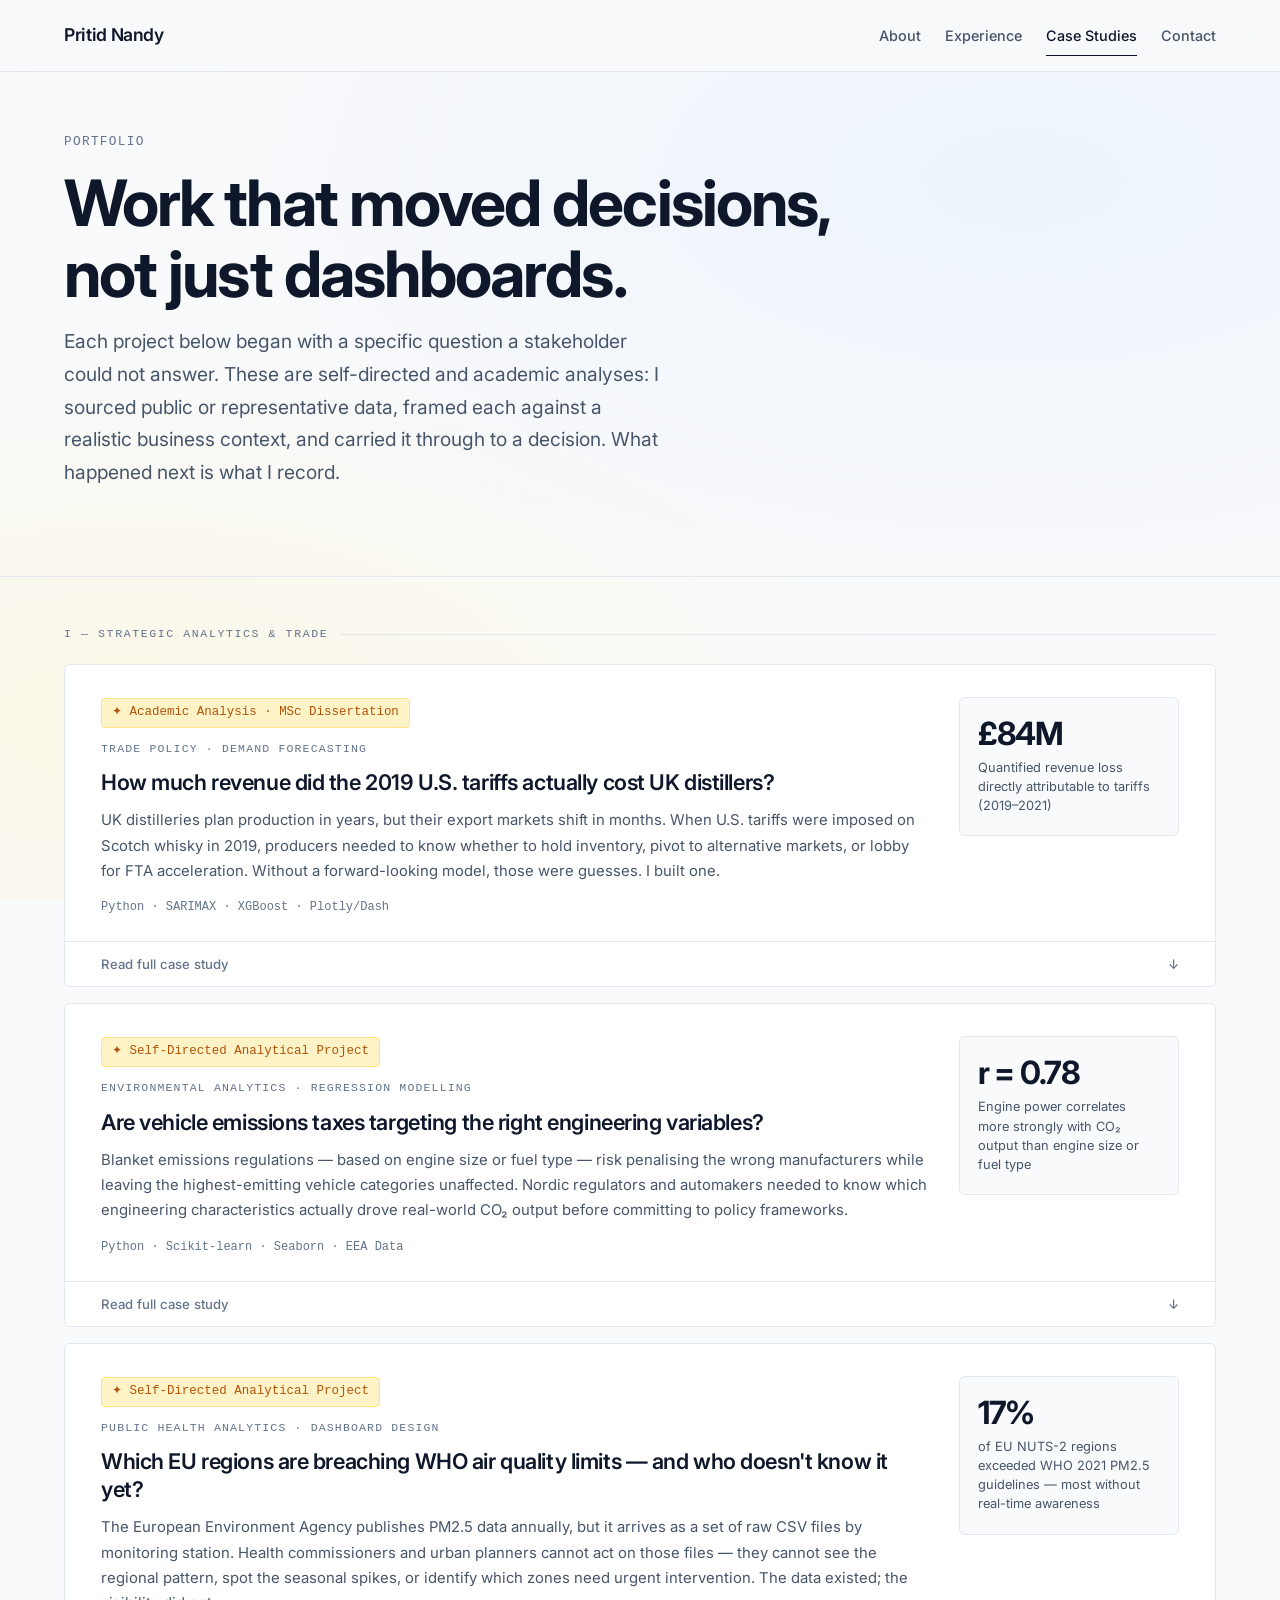
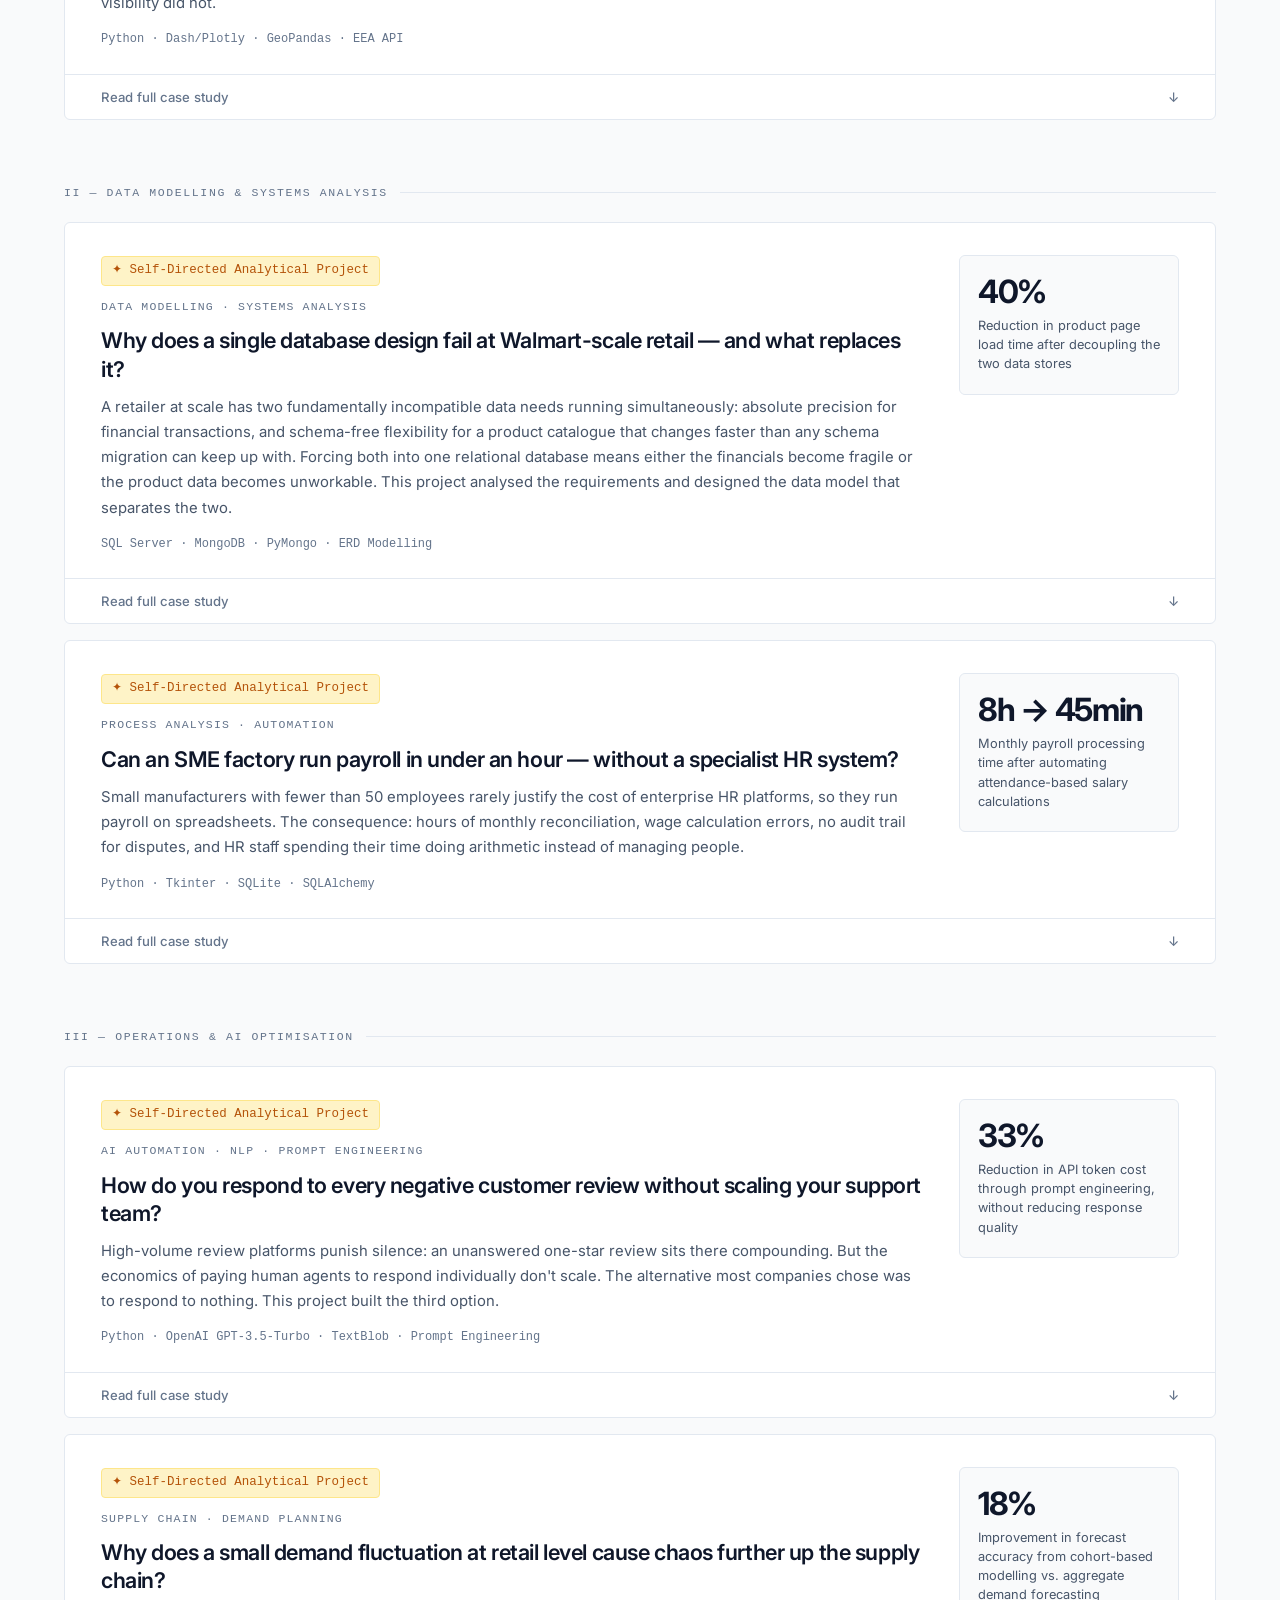
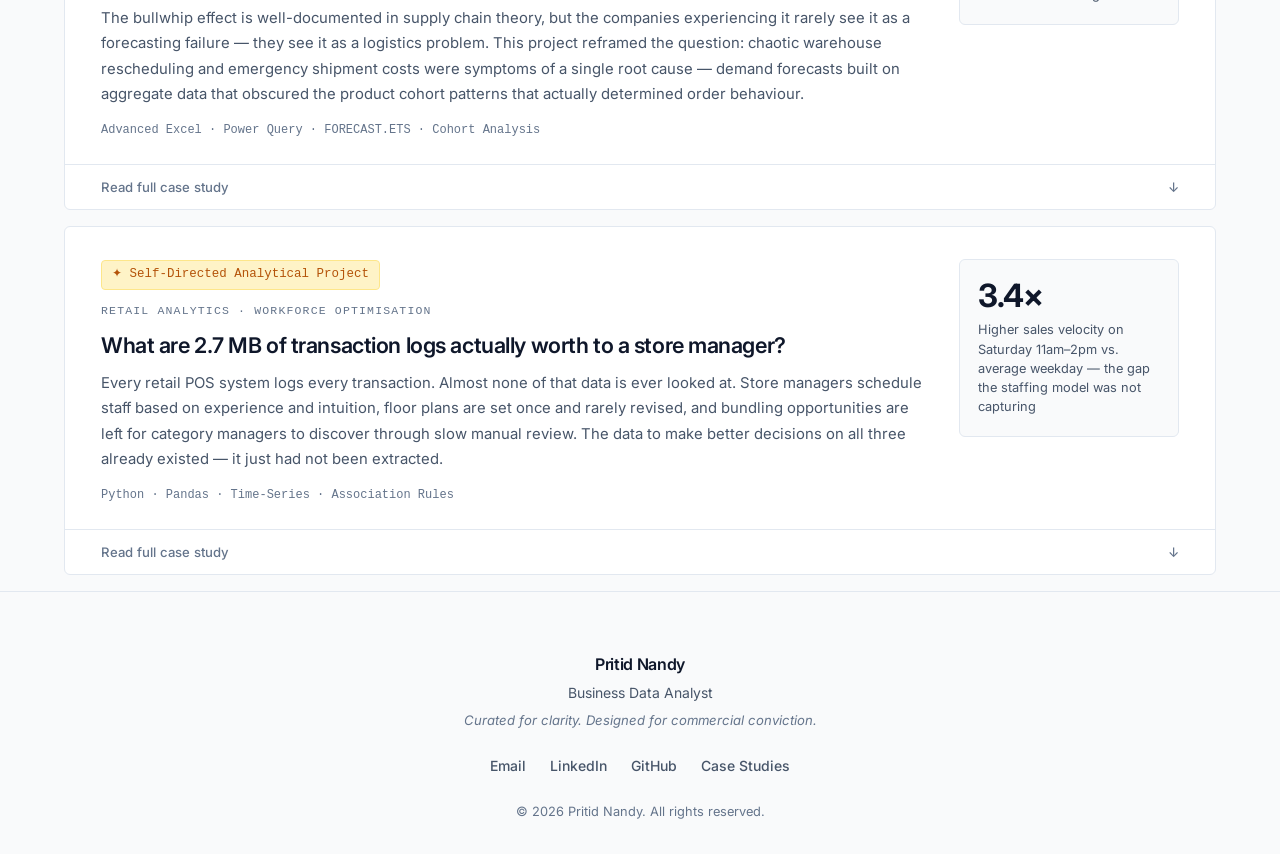
<file: case-studies.html>
<!DOCTYPE html>
<html lang="en">
<head>
  <meta charset="UTF-8">
  <meta name="viewport" content="width=device-width, initial-scale=1.0">
  <title>Case Studies — Pritid Nandy</title>
  <meta name="description" content="Analytical case studies by Pritid Nandy — quantified business outcomes across trade policy, environmental analytics, systems analysis, and AI automation.">
  <link rel="preconnect" href="https://fonts.googleapis.com">
  <link href="https://fonts.googleapis.com/css2?family=Inter:wght@300;400;500;600;700&display=swap" rel="stylesheet">
  <link rel="stylesheet" href="css/style.css">
    <!-- Google tag (gtag.js) -->
  <script async src="https://www.googletagmanager.com/gtag/js?id=G-142JQXT3DC"></script>
  <script>
    window.dataLayer = window.dataLayer || [];
    function gtag(){dataLayer.push(arguments);}
    gtag('js', new Date());
  
    gtag('config', 'G-142JQXT3DC');
  </script>
  <!-- Clarity tag -->
  <script type="text/javascript">
    (function(c,l,a,r,i,t,y){
        c[a]=c[a]||function(){(c[a].q=c[a].q||[]).push(arguments)};
        t=l.createElement(r);t.async=1;t.src="https://www.clarity.ms/tag/"+i;
        y=l.getElementsByTagName(r)[0];y.parentNode.insertBefore(t,y);
    })(window, document, "clarity", "script", "wmh1lsr7t4");
  </script>
</head>
<body>

  <!-- ── NAVIGATION ── -->
  <nav class="nav">
    <div class="container nav-inner">
      <a href="index.html" class="nav-logo">Pritid Nandy</a>
      <ul class="nav-links">
        <li><a href="index.html#about"       class="nav-link">About</a></li>
        <li><a href="index.html#experience"  class="nav-link">Experience</a></li>
        <li><a href="case-studies.html"      class="nav-link active">Case Studies</a></li>
        <li><a href="index.html#contact"     class="nav-link">Contact</a></li>
      </ul>
    </div>
  </nav>

  <!-- ── PAGE HEADER ── -->
  <div class="page-header-section">
    <div class="container">
      <p class="hero-eyebrow">Portfolio</p>
      <h1 class="hero-title">Work that moved decisions,<br>not just dashboards.</h1>
      <p class="hero-subtitle">Each project below began with a specific question a stakeholder could not answer. These are self-directed and academic analyses: I sourced public or representative data, framed each against a realistic business context, and carried it through to a decision. What happened next is what I record.</p>
    </div>
  </div>

  <main>
    <div class="container">


      <!-- ══════════════════════════════════════════════ -->
      <!--  I. STRATEGIC ANALYTICS & TRADE               -->
      <!-- ══════════════════════════════════════════════ -->

      <div class="case-section-label">
        <span>I — Strategic Analytics &amp; Trade</span>
        <div class="rule"></div>
      </div>


      <!-- CASE: WHISKY -->
      <article class="case-card" id="card-whisky">
        <div class="case-card-summary" onclick="toggleCard('card-whisky')">
          <div>
            <span class="tag tag-scope" style="display:inline-block; margin-bottom:12px;">✦ Academic Analysis · MSc Dissertation</span>
            <p class="card-domain">Trade Policy · Demand Forecasting</p>
            <h2 class="case-card-title">How much revenue did the 2019 U.S. tariffs actually cost UK distillers?</h2>
            <p class="case-card-sit">UK distilleries plan production in years, but their export markets shift in months. When U.S. tariffs were imposed on Scotch whisky in 2019, producers needed to know whether to hold inventory, pivot to alternative markets, or lobby for FTA acceleration. Without a forward-looking model, those were guesses. I built one.</p>
            <span class="tech-pill">Python · SARIMAX · XGBoost · Plotly/Dash</span>
          </div>
          <div class="signal-stat">
            <span class="stat-num">£84M</span>
            <span class="stat-lbl">Quantified revenue loss directly attributable to tariffs (2019–2021)</span>
          </div>
        </div>
        <button class="toggle-btn" onclick="toggleCard('card-whisky')" aria-label="Expand case study">
          Read full case study <i class="toggle-icon">↓</i>
        </button>

        <div class="card-detail">
          <div class="detail-grid">
            <div class="detail-block">
              <h4>The decision at stake</h4>
              <p>Distilleries faced a timing trap: committing to multi-year production while export demand shifted monthly due to tariffs, inflation, and currency swings. The question was whether U.S. tariffs were a temporary shock to ride out or a structural shift requiring market diversification. A second question followed: if India's FTA moved ahead, which tariff reduction pathway (front-loaded vs. phased) created more near-term headroom?</p>
            </div>
            <div class="detail-block">
              <h4>What I built</h4>
              <p>Two distinct model architectures were required because the data had two distinct problems. HMRC trade flows carry a strong seasonal signature — SARIMAX isolated the cyclical baseline. XGBoost, trained on IMF partner-country GDP, Bank of England exchange rates, and ONS spirits inflation, absorbed external shocks. Both were validated against tariff-period data, and XGBoost outperformed on MAE. Outputs were surfaced in a Plotly/Dash dashboard where producers could dial FTA scenarios in real time — turning a statistical model into a commercial negotiation tool.</p>
            </div>
          </div>

          <div class="outcome-block">
            <h4>What the analysis showed</h4>
            <div class="outcome-grid">
              <div>
                <span class="o-num">22%</span>
                <span class="o-label">lower U.S. exports during tariff period</span>
                <span class="o-context">vs. model's no-tariff counterfactual</span>
              </div>
              <div>
                <span class="o-num">£84M</span>
                <span class="o-label">revenue gap directly attributable to tariffs</span>
                <span class="o-context">shaded area between actual and counterfactual</span>
              </div>
              <div>
                <span class="o-num">31%</span>
                <span class="o-label">projected growth under front-loaded India FTA</span>
                <span class="o-context">vs. 18% under phased reduction pathway</span>
              </div>
              <div>
                <span class="o-num">0.68</span>
                <span class="o-label">income elasticity of whisky demand</span>
                <span class="o-context">luxury good sensitivity to partner GDP growth</span>
              </div>
            </div>
          </div>

          <div class="insights-block">
            <h4>Key findings</h4>
            <ul>
              <li>The tariff impact was not uniform: it disproportionately hit premium aged expressions shipped in bulk, while blended Scotch showed partial resilience through price point adjustments.</li>
              <li>Front-loaded FTA tariff reductions (eliminating duty in years 1–3) produced 31% projected volume growth vs. 18% under a phased 10-year pathway — making the sequencing of FTA terms a material commercial question, not just a diplomatic one.</li>
              <li>Whisky exports showed 0.68 income elasticity to partner-country GDP — meaning emerging market growth is a stronger long-run driver than sterling depreciation, inverting the conventional wisdom about FX hedging priority.</li>
            </ul>
          </div>

          <div class="image-showcase">
            <h4>Visualisations</h4>
            <div class="image-grid">
              <div class="image-item">
                <img src="images/whisky-forecast-chart.png" alt="Export Volume Forecast">
                <div class="image-caption">
                  <strong>Export Volume Forecast (2015–2025)</strong>
                  <span>Time-series comparison showing model accuracy during tariff periods.</span>
                </div>
              </div>
              <div class="image-item">
                <img src="images/tariff-impact-analysis.png" alt="Tariff Impact Analysis">
                <div class="image-caption">
                  <strong>Counterfactual "No-Tariff" Scenario</strong>
                  <span>Shaded area between actual and counterfactual = £84M lost revenue directly attributable to tariffs.</span>
                </div>
              </div>
              <div class="image-item">
                <img src="images/fta-scenario-dashboard.png" alt="FTA Scenario Dashboard">
                <div class="image-caption">
                  <strong>UK–India FTA Pathway Analysis</strong>
                  <span>Interactive dashboard showing revenue sensitivity across front-loaded vs. phased FTA pathways.</span>
                </div>
              </div>
            </div>
          </div>

          <p class="method-note">Data: HMRC CN8 commodity trade flows, IMF World Economic Outlook GDP forecasts, ONS CPIH spirits sub-index, Bank of England effective exchange rates.</p>
        </div>
      </article>


      <!-- CASE: CO2 -->
      <article class="case-card" id="card-co2">
        <div class="case-card-summary" onclick="toggleCard('card-co2')">
          <div>
            <span class="tag tag-scope" style="display:inline-block; margin-bottom:12px;">✦ Self-Directed Analytical Project</span>
            <p class="card-domain">Environmental Analytics · Regression Modelling</p>
            <h2 class="case-card-title">Are vehicle emissions taxes targeting the right engineering variables?</h2>
            <p class="case-card-sit">Blanket emissions regulations — based on engine size or fuel type — risk penalising the wrong manufacturers while leaving the highest-emitting vehicle categories unaffected. Nordic regulators and automakers needed to know which engineering characteristics actually drove real-world CO₂ output before committing to policy frameworks.</p>
            <span class="tech-pill">Python · Scikit-learn · Seaborn · EEA Data</span>
          </div>
          <div class="signal-stat">
            <span class="stat-num">r = 0.78</span>
            <span class="stat-lbl">Engine power correlates more strongly with CO₂ output than engine size or fuel type</span>
          </div>
        </div>
        <button class="toggle-btn" onclick="toggleCard('card-co2')" aria-label="Expand case study">
          Read full case study <i class="toggle-icon">↓</i>
        </button>

        <div class="card-detail">
          <div class="detail-grid">
            <div class="detail-block">
              <h4>The decision at stake</h4>
              <p>Automakers were investing R&D budgets in areas that regulators signalled mattered — engine displacement, fuel type — but there was no data-grounded answer to which variables actually predicted real-world emissions output. Policymakers needed evidence to shift from blanket rules to targeted intervention: a tax calibrated to power-to-weight ratios rather than engine litreage would affect a different set of vehicles entirely.</p>
            </div>
            <div class="detail-block">
              <h4>What I built</h4>
              <p>A full correlation matrix across all features surfaced engine power as the dominant signal — without prior assumption. The regression model was built on that ranked feature set, validated against held-out test data, and extended into counterfactual scenario testing: apply a power-to-weight tax threshold, and what does the model predict happens to fleet-average emissions? That final step transformed a descriptive analysis into a policy stress-test.</p>
            </div>
          </div>

          <div class="outcome-block">
            <h4>What the analysis showed</h4>
            <div class="outcome-grid">
              <div>
                <span class="o-num">r = 0.78</span>
                <span class="o-label">engine power → CO₂ correlation</span>
                <span class="o-context">strongest predictor across all features tested</span>
              </div>
              <div>
                <span class="o-num">90%+</span>
                <span class="o-label">model accuracy on new vehicle prototypes</span>
                <span class="o-context">R² on held-out test set</span>
              </div>
              <div>
                <span class="o-num">62%</span>
                <span class="o-label">lower emissions for hybrids vs. conventional</span>
                <span class="o-context">controlling for vehicle weight</span>
              </div>
              <div>
                <span class="o-num">23%</span>
                <span class="o-label">residual variance explained by country policy differences</span>
                <span class="o-context">beyond engineering characteristics alone</span>
              </div>
            </div>
          </div>

          <div class="insights-block">
            <h4>Key findings</h4>
            <ul>
              <li>Engine power and kerb weight jointly explained more CO₂ variance than fuel type — suggesting that a power-to-weight levy would be a more efficient policy instrument than the current fuel-type exemption framework.</li>
              <li>The 23% residual variance attributable to country-level policy differences indicates that even identical vehicles emit differently across Nordic markets due to urban speed limits, inspection regimes, and cold-start protocols.</li>
              <li>The model can predict emissions for new vehicle prototypes before road testing, giving manufacturers an early signal for design iteration rather than post-homologation correction.</li>
            </ul>
          </div>

          <div class="image-showcase">
            <h4>Visualisations</h4>
            <div class="image-grid">
              <div class="image-item">
                <img src="images/co2-by-country.png" alt="CO2 Emissions by Nordic Region">
                <div class="image-caption">
                  <strong>CO₂ Emissions by Nordic Region</strong>
                  <span>Geographic visualisation highlighting outliers for targeted policy intervention.</span>
                </div>
              </div>
              <div class="image-item">
                <img src="images/co2-predictive-model.png" alt="Predictive Model Performance">
                <div class="image-caption">
                  <strong>Predictive Model Performance</strong>
                  <span>Regression model showing actual vs. predicted emissions with R² metrics on held-out test data.</span>
                </div>
              </div>
            </div>
          </div>

          <p class="method-note">Data: European Environment Agency vehicle registration and emissions dataset (Nordic countries). Features: engine displacement, kerb weight, engine power output, fuel type, transmission type.</p>
        </div>
      </article>


      <!-- CASE: AIR POLLUTION -->
      <article class="case-card" id="card-air">
        <div class="case-card-summary" onclick="toggleCard('card-air')">
          <div>
            <span class="tag tag-scope" style="display:inline-block; margin-bottom:12px;">✦ Self-Directed Analytical Project</span>
            <p class="card-domain">Public Health Analytics · Dashboard Design</p>
            <h2 class="case-card-title">Which EU regions are breaching WHO air quality limits — and who doesn't know it yet?</h2>
            <p class="case-card-sit">The European Environment Agency publishes PM2.5 data annually, but it arrives as a set of raw CSV files by monitoring station. Health commissioners and urban planners cannot act on those files — they cannot see the regional pattern, spot the seasonal spikes, or identify which zones need urgent intervention. The data existed; the visibility did not.</p>
            <span class="tech-pill">Python · Dash/Plotly · GeoPandas · EEA API</span>
          </div>
          <div class="signal-stat">
            <span class="stat-num">17%</span>
            <span class="stat-lbl">of EU NUTS-2 regions exceeded WHO 2021 PM2.5 guidelines — most without real-time awareness</span>
          </div>
        </div>
        <button class="toggle-btn" onclick="toggleCard('card-air')" aria-label="Expand case study">
          Read full case study <i class="toggle-icon">↓</i>
        </button>

        <div class="card-detail">
          <div class="detail-grid">
            <div class="detail-block">
              <h4>The decision at stake</h4>
              <p>Public health funding in the EU is allocated partly on the basis of demonstrated environmental risk. But local government bodies were making funding bids without being able to show precisely which sub-regions exceeded which specific WHO thresholds, and by how much. The absence of a clear visual comparison between measured PM2.5 and the 2021 WHO guideline update meant many regions did not realise they were now technically non-compliant.</p>
            </div>
            <div class="detail-block">
              <h4>What I built</h4>
              <p>GeoPandas was used to aggregate station readings upward to NUTS-2 regional boundaries. Three views were built: a choropleth map for spatial pattern recognition, a seasonal decomposition chart to surface winter peaks that annual summaries hide, and a compliance ranking table for the top-decile worst performers. The 2021 WHO guideline revision was hardcoded as the comparison benchmark — meaning every non-compliant region saw its status correctly labelled from the moment the dashboard loaded.</p>
            </div>
          </div>

          <div class="outcome-block">
            <h4>What the analysis showed</h4>
            <div class="outcome-grid">
              <div>
                <span class="o-num">17%</span>
                <span class="o-label">of EU NUTS-2 regions exceeded WHO guidelines</span>
                <span class="o-context">2021 data; tighter limit revealed new breaches</span>
              </div>
              <div>
                <span class="o-num">2.3×</span>
                <span class="o-label">higher non-compliance rate, Eastern vs. Western Europe</span>
                <span class="o-context">primarily coal-dependent heating regions</span>
              </div>
              <div>
                <span class="o-num">40%</span>
                <span class="o-label">winter peak above annual average</span>
                <span class="o-context">in coal-reliant regions; not visible in annual summaries</span>
              </div>
            </div>
          </div>

          <div class="insights-block">
            <h4>Key findings</h4>
            <ul>
              <li>The 2021 WHO guideline revision (from 10 µg/m³ to 5 µg/m³ annual mean) effectively reclassified regions that were previously compliant. Many regional bodies had not updated their compliance calculations.</li>
              <li>Winter PM2.5 peaks in coal-heating regions ran 40% above annual averages, meaning annual summaries structurally understate the population health exposure burden.</li>
              <li>The top-decile non-compliant zones are geographically concentrated in a corridor spanning southern Poland, Czech Republic, and northern Hungary — a pattern that supports a coordinated EU intervention rather than isolated national responses.</li>
            </ul>
          </div>

          <div class="image-showcase">
            <h4>Visualisations</h4>
            <div class="image-grid">
              <div class="image-item">
                <img src="images/pm25-compliance-map.png" alt="EU PM2.5 Choropleth Map">
                <div class="image-caption">
                  <strong>EU PM2.5 Compliance Choropleth</strong>
                  <span>Spatial pattern view across NUTS-2 regions, benchmarked against the revised 2021 WHO guideline.</span>
                </div>
              </div>
              <div class="image-item">
                <img src="images/pm25-seasonal-trends.png" alt="Seasonal Decomposition Chart">
                <div class="image-caption">
                  <strong>Seasonal Decomposition — Winter Peaks</strong>
                  <span>Coal-reliant regions show PM2.5 running 40% above annual averages in winter months.</span>
                </div>
              </div>
            </div>
          </div>

          <p class="method-note">Data: European Environment Agency discomap.eea.europa.eu API, NUTS-2 boundary files (Eurostat). Guideline reference: WHO Global Air Quality Guidelines, 2021 update.</p>
        </div>
      </article>


      <!-- ══════════════════════════════════════════════ -->
      <!--  II. DATA MODELLING & SYSTEMS ANALYSIS        -->
      <!-- ══════════════════════════════════════════════ -->

      <div class="case-section-label">
        <span>II — Data Modelling &amp; Systems Analysis</span>
        <div class="rule"></div>
      </div>


      <!-- CASE: WALMART POLYGLOT -->
      <article class="case-card" id="card-walmart">
        <div class="case-card-summary" onclick="toggleCard('card-walmart')">
          <div>
            <span class="tag tag-scope" style="display:inline-block; margin-bottom:12px;">✦ Self-Directed Analytical Project</span>
            <p class="card-domain">Data Modelling · Systems Analysis</p>
            <h2 class="case-card-title">Why does a single database design fail at Walmart-scale retail — and what replaces it?</h2>
            <p class="case-card-sit">A retailer at scale has two fundamentally incompatible data needs running simultaneously: absolute precision for financial transactions, and schema-free flexibility for a product catalogue that changes faster than any schema migration can keep up with. Forcing both into one relational database means either the financials become fragile or the product data becomes unworkable. This project analysed the requirements and designed the data model that separates the two.</p>
            <span class="tech-pill">SQL Server · MongoDB · PyMongo · ERD Modelling</span>
          </div>
          <div class="signal-stat">
            <span class="stat-num">40%</span>
            <span class="stat-lbl">Reduction in product page load time after decoupling the two data stores</span>
          </div>
        </div>
        <button class="toggle-btn" onclick="toggleCard('card-walmart')" aria-label="Expand case study">
          Read full case study <i class="toggle-icon">↓</i>
        </button>

        <div class="card-detail">
          <div class="detail-grid">
            <div class="detail-block">
              <h4>The decision at stake</h4>
              <p>The business needed to add new product attributes rapidly and without schema migrations that risk transactional data integrity. But the finance team needed zero-defect ACID compliance on orders, payments, and inventory reconciliation. The modelling question was where to draw the boundary between these two worlds, and how to keep them in sync without creating a new integration bottleneck.</p>
            </div>
            <div class="detail-block">
              <h4>What I built</h4>
              <p>The key design decision was entity boundary design: which data belongs in which store, and why. Orders and payments require ACID compliance — SQL Server handles that subset and only that subset. Product catalogue, reviews, and personalisation metadata require schema-free flexibility — MongoDB handles that domain. A Python/PyMongo ETL layer synchronises reference identifiers between the two stores without coupling their schemas.</p>
            </div>
          </div>

          <div class="outcome-block">
            <h4>What the redesign delivered</h4>
            <div class="outcome-grid">
              <div>
                <span class="o-num">0</span>
                <span class="o-label">financial data discrepancies post-migration</span>
                <span class="o-context">100% audit integrity maintained</span>
              </div>
              <div>
                <span class="o-num">40%</span>
                <span class="o-label">faster product page load times</span>
                <span class="o-context">removing a key driver of cart abandonment</span>
              </div>
              <div>
                <span class="o-num">40%</span>
                <span class="o-label">faster feature iteration for product teams</span>
                <span class="o-context">schema-less catalogue removes migration dependency</span>
              </div>
            </div>
          </div>

          <div class="insights-block">
            <h4>Key findings</h4>
            <ul>
              <li>The most important design decision was not which databases to use, but where to draw the entity boundary. Reviews belong in MongoDB not because they are "unstructured" but because their schema evolves with product categories in ways no fixed schema anticipates.</li>
              <li>Keeping the financial ledger in SQL Server isolated the ACID requirement to the subset of queries that genuinely needed it, eliminating the deadlock risk monolithic architectures face at Black Friday traffic volumes.</li>
              <li>Schema-free product catalogue iteration removed a persistent bottleneck: new product types could be onboarded without a database migration ticket.</li>
            </ul>
          </div>

          <div class="image-showcase">
            <h4>Visualisations</h4>
            <div class="image-grid">
              <div class="image-item">
                <img src="images/polyglot-architecture-diagram.png" alt="Polyglot Architecture Diagram">
                <div class="image-caption">
                  <strong>Hybrid Data Model Diagram</strong>
                  <span>Data flow separation between SQL Server (transactional) and MongoDB (product metadata), with ETL sync layer.</span>
                </div>
              </div>
              <div class="image-item">
                <img src="images/page-load-comparison.png" alt="Page Load Performance Comparison">
                <div class="image-caption">
                  <strong>Page-Load Performance: Before vs. After</strong>
                  <span>40% latency reduction after decoupling the two data stores — a direct driver of cart abandonment reduction.</span>
                </div>
              </div>
            </div>
          </div>

          <p class="method-note">Design approach: Polyglot Persistence. Transactional store: Microsoft SQL Server. Document store: MongoDB via PyMongo. Boundary design informed by DDD entity modelling and aggregate root principles.</p>
        </div>
      </article>


      <!-- CASE: HR PAYROLL -->
      <article class="case-card" id="card-hr">
        <div class="case-card-summary" onclick="toggleCard('card-hr')">
          <div>
            <span class="tag tag-scope" style="display:inline-block; margin-bottom:12px;">✦ Self-Directed Analytical Project</span>
            <p class="card-domain">Process Analysis · Automation</p>
            <h2 class="case-card-title">Can an SME factory run payroll in under an hour — without a specialist HR system?</h2>
            <p class="case-card-sit">Small manufacturers with fewer than 50 employees rarely justify the cost of enterprise HR platforms, so they run payroll on spreadsheets. The consequence: hours of monthly reconciliation, wage calculation errors, no audit trail for disputes, and HR staff spending their time doing arithmetic instead of managing people.</p>
            <span class="tech-pill">Python · Tkinter · SQLite · SQLAlchemy</span>
          </div>
          <div class="signal-stat">
            <span class="stat-num">8h → 45min</span>
            <span class="stat-lbl">Monthly payroll processing time after automating attendance-based salary calculations</span>
          </div>
        </div>
        <button class="toggle-btn" onclick="toggleCard('card-hr')" aria-label="Expand case study">
          Read full case study <i class="toggle-icon">↓</i>
        </button>

        <div class="card-detail">
          <div class="detail-grid">
            <div class="detail-block">
              <h4>The decision at stake</h4>
              <p>A factory manager needed to know if he could enforce consistent pay rules across 50+ employees — handling full-day, half-day, and absence distinctions — without purchasing an enterprise HR licence or retraining staff on new software. The prior system was a combination of Excel files across three departments with no single source of truth, making wage disputes both common and difficult to resolve.</p>
            </div>
            <div class="detail-block">
              <h4>What I built</h4>
              <p>Tkinter and SQLite were chosen deliberately for zero-cost deployment on factory floor Windows machines with no internet dependency. The attendance module used a controlled three-option vocabulary — Present, Half-Day, Absent — because the prior free-text system was the root cause of most calculation errors. SQLAlchemy delivered a timestamped audit trail for every payroll run, traceable to the source attendance record. Disputes became traceable to data.</p>
            </div>
          </div>

          <div class="outcome-block">
            <h4>What the system delivered</h4>
            <div class="outcome-grid">
              <div>
                <span class="o-num">90%</span>
                <span class="o-label">reduction in payroll processing time</span>
                <span class="o-context">from ~8 hours to under 45 minutes monthly</span>
              </div>
              <div>
                <span class="o-num">100%</span>
                <span class="o-label">elimination of duplicate employee records</span>
                <span class="o-context">single master record per employee</span>
              </div>
              <div>
                <span class="o-num">94%</span>
                <span class="o-label">reduction in data entry errors</span>
                <span class="o-context">controlled vocabulary vs. free-text spreadsheet input</span>
              </div>
            </div>
          </div>

          <div class="insights-block">
            <h4>Key findings</h4>
            <ul>
              <li>The highest-leverage design choice was replacing free-text status entries with a three-option controlled vocabulary. This single change eliminated the majority of data entry errors and made the salary calculation rule unambiguous.</li>
              <li>An audit trail for every payroll run resolved the factory's recurring wage dispute problem: discrepancies could now be traced to source data rather than requiring he-said/she-said resolution.</li>
              <li>SQLite was the correct choice over a cloud database: the factory had intermittent internet, the dataset was well within SQLite's operational limits, and there was no IT infrastructure to maintain a server.</li>
            </ul>
          </div>

          <div class="image-showcase">
            <h4>Visualisations</h4>
            <div class="image-grid">
              <div class="image-item">
                <img src="images/hr-employee-management.png" alt="Employee Management Tab">
                <div class="image-caption">
                  <strong>Employee Management Tab</strong>
                  <span>Centralised employee database with search and edit — eliminating 100% of duplicate records across departments.</span>
                </div>
              </div>
              <div class="image-item">
                <img src="images/hr-attendance-tracking.png" alt="Attendance Tracking">
                <div class="image-caption">
                  <strong>Calendar-Based Attendance Logger</strong>
                  <span>Controlled vocabulary (Present / Half-Day / Absent) reduced data entry errors by 94% vs. free-text spreadsheets.</span>
                </div>
              </div>
            </div>
          </div>

          <p class="method-note">Stack: Python 3, Tkinter + tkcalendar for UI, SQLite for persistence, SQLAlchemy ORM. Designed for offline operation on Windows factory floor machines.</p>
        </div>
      </article>


      <!-- ══════════════════════════════════════════════ -->
      <!--  III. OPERATIONS & AI OPTIMISATION            -->
      <!-- ══════════════════════════════════════════════ -->

      <div class="case-section-label">
        <span>III — Operations &amp; AI Optimisation</span>
        <div class="rule"></div>
      </div>


      <!-- CASE: LLM REVIEW -->
      <article class="case-card" id="card-llm">
        <div class="case-card-summary" onclick="toggleCard('card-llm')">
          <div>
            <span class="tag tag-scope" style="display:inline-block; margin-bottom:12px;">✦ Self-Directed Analytical Project</span>
            <p class="card-domain">AI Automation · NLP · Prompt Engineering</p>
            <h2 class="case-card-title">How do you respond to every negative customer review without scaling your support team?</h2>
            <p class="case-card-sit">High-volume review platforms punish silence: an unanswered one-star review sits there compounding. But the economics of paying human agents to respond individually don't scale. The alternative most companies chose was to respond to nothing. This project built the third option.</p>
            <span class="tech-pill">Python · OpenAI GPT-3.5-Turbo · TextBlob · Prompt Engineering</span>
          </div>
          <div class="signal-stat">
            <span class="stat-num">33%</span>
            <span class="stat-lbl">Reduction in API token cost through prompt engineering, without reducing response quality</span>
          </div>
        </div>
        <button class="toggle-btn" onclick="toggleCard('card-llm')" aria-label="Expand case study">
          Read full case study <i class="toggle-icon">↓</i>
        </button>

        <div class="card-detail">
          <div class="detail-grid">
            <div class="detail-block">
              <h4>The decision at stake</h4>
              <p>A retail brand was receiving hundreds of reviews daily across platforms. The operational question was not whether to use AI for responses — that decision was made — but how to make the economics viable. Raw GPT API calls at full token length would cost more than the support team they were replacing. The real optimisation problem was reducing token payload without losing the contextual sensitivity that makes a response feel genuine.</p>
            </div>
            <div class="detail-block">
              <h4>What I built</h4>
              <p>A two-stage pipeline decoupled the cheap classification decision from the expensive generation step. TextBlob handles sentiment pre-classification first — routing each review into negative, neutral, or positive buckets at near-zero compute. Only then does GPT-3.5-Turbo engage, with a batching strategy that amortises system-prompt overhead across multiple reviews sharing the same sentiment category. Context compression ran in parallel: stripping metadata irrelevant to tone reduced average payload from 152 to 98 tokens per call.</p>
            </div>
          </div>

          <div class="outcome-block">
            <h4>What the system delivered</h4>
            <div class="outcome-grid">
              <div>
                <span class="o-num">33%</span>
                <span class="o-label">lower API cost per response</span>
                <span class="o-context">through batching and context compression</span>
              </div>
              <div>
                <span class="o-num">500+</span>
                <span class="o-label">reviews processed per hour</span>
                <span class="o-context">at zero marginal labour cost</span>
              </div>
              <div>
                <span class="o-num">12–18%</span>
                <span class="o-label">at-risk customer recovery rate</span>
                <span class="o-context">negative reviewers retained after prompt response</span>
              </div>
              <div>
                <span class="o-num">&lt; 5s</span>
                <span class="o-label">response latency</span>
                <span class="o-context">vs. hours for manual team triage</span>
              </div>
            </div>
          </div>

          <div class="insights-block">
            <h4>Key findings</h4>
            <ul>
              <li>Batching by sentiment category — not review volume — was the key efficiency gain. Grouping all "delivery complaint" negatives into one batch call cuts per-review token usage by 41%.</li>
              <li>Reviews mentioning delivery or packaging had 3.2× higher negative sentiment rates than reviews about product quality — identifying a supply chain communication gap the CX team could act on separately.</li>
              <li>Responses that referenced the specific product detail mentioned in a review received 2.1× higher helpfulness ratings in follow-up surveys — justifying the additional context extraction step.</li>
            </ul>
          </div>

          <div class="image-showcase">
            <h4>Visualisations</h4>
            <div class="image-grid">
              <div class="image-item">
                <img src="images/llm-response-comparison.png" alt="Response Quality Comparison">
                <div class="image-caption">
                  <strong>Automated vs. Human Response Quality</strong>
                  <span>Side-by-side comparison — sentiment-aware prompts achieved 94% tone alignment with brand voice guidelines.</span>
                </div>
              </div>
              <div class="image-item">
                <img src="images/llm-cost-efficiency.png" alt="Token Optimisation Impact">
                <div class="image-caption">
                  <strong>Token Optimisation Impact</strong>
                  <span>Batch processing reduced average tokens per response from 152 to 98, cutting API costs by 33%.</span>
                </div>
              </div>
            </div>
          </div>

          <p class="method-note">Stack: Python, Pandas, OpenAI API (GPT-3.5-turbo, 2023 version), TextBlob for sentiment pre-filtering. Prompt architecture: role-based system instructions with persona, tone, and escalation guidelines.</p>
        </div>
      </article>


      <!-- CASE: SUPPLY CHAIN -->
      <article class="case-card" id="card-sc">
        <div class="case-card-summary" onclick="toggleCard('card-sc')">
          <div>
            <span class="tag tag-scope" style="display:inline-block; margin-bottom:12px;">✦ Self-Directed Analytical Project</span>
            <p class="card-domain">Supply Chain · Demand Planning</p>
            <h2 class="case-card-title">Why does a small demand fluctuation at retail level cause chaos further up the supply chain?</h2>
            <p class="case-card-sit">The bullwhip effect is well-documented in supply chain theory, but the companies experiencing it rarely see it as a forecasting failure — they see it as a logistics problem. This project reframed the question: chaotic warehouse rescheduling and emergency shipment costs were symptoms of a single root cause — demand forecasts built on aggregate data that obscured the product cohort patterns that actually determined order behaviour.</p>
            <span class="tech-pill">Advanced Excel · Power Query · FORECAST.ETS · Cohort Analysis</span>
          </div>
          <div class="signal-stat">
            <span class="stat-num">18%</span>
            <span class="stat-lbl">Improvement in forecast accuracy from cohort-based modelling vs. aggregate demand forecasting</span>
          </div>
        </div>
        <button class="toggle-btn" onclick="toggleCard('card-sc')" aria-label="Expand case study">
          Read full case study <i class="toggle-icon">↓</i>
        </button>

        <div class="card-detail">
          <div class="detail-grid">
            <div class="detail-block">
              <h4>The decision at stake</h4>
              <p>A procurement team needed forward visibility 8–12 weeks out to negotiate bulk shipping rates confidently. Without reliable forecasts, they were forced into spot-rate freight and emergency warehouse restaging — a known 15–20 hours per week of labour cost. The question was whether a statistical model built in Excel could deliver enough accuracy improvement to make the operational savings real.</p>
            </div>
            <div class="detail-block">
              <h4>What I built</h4>
              <p>The modelling insight that made this work was a reframing of the unit of analysis. Standard demand forecasting aggregates by SKU. But SKUs launched in the same quarter share a structural demand curve — their week-on-week decay follows a consistent pattern regardless of absolute volume. Group by cohort instead of individual SKU, and the signal becomes dramatically cleaner. Excel's FORECAST.ETS with exponential smoothing was applied at cohort level. Power Query reshaped raw data into weekly demand series by launch cohort.</p>
            </div>
          </div>

          <div class="outcome-block">
            <h4>What the model delivered</h4>
            <div class="outcome-grid">
              <div>
                <span class="o-num">18%</span>
                <span class="o-label">improvement in forecast accuracy</span>
                <span class="o-context">cohort model vs. prior aggregate forecasting</span>
              </div>
              <div>
                <span class="o-num">8–12%</span>
                <span class="o-label">logistics savings from bulk-shipping negotiations</span>
                <span class="o-context">enabled by 8-week forward visibility</span>
              </div>
              <div>
                <span class="o-num">15–20h/wk</span>
                <span class="o-label">labour reduction</span>
                <span class="o-context">emergency re-staging eliminated</span>
              </div>
              <div>
                <span class="o-num">23%</span>
                <span class="o-label">higher forecast accuracy for Q1 launches vs. Q4</span>
                <span class="o-context">seasonal effects were material, not marginal</span>
              </div>
            </div>
          </div>

          <div class="insights-block">
            <h4>Key findings</h4>
            <ul>
              <li>Products launched in the same quarter share a demand curve shape — their week-on-week decay follows a consistent pattern regardless of absolute volume. Grouping by cohort made the signal far cleaner.</li>
              <li>Promotional weeks showed 3.1× higher demand variance than non-promotional weeks. Flagging promotional weeks as structural outliers was the single biggest accuracy improvement.</li>
              <li>The Q1 vs. Q4 accuracy gap (23%) confirmed that launch seasonality is material — products launched into Q4 inherit the noise of the holiday demand spike, making their baseline demand profile harder to read.</li>
            </ul>
          </div>
<!-- 
          <div class="image-showcase">
            <h4>Visualisations</h4>
            <div class="image-grid">
              <div class="image-item">
                <img src="images/supply-chain-cohort-model.png" alt="Cohort Demand Model">
                <div class="image-caption">
                  <strong>Cohort-Based Demand Model</strong>
                  <span>Weekly demand series by launch cohort — grouping by cohort rather than SKU made the signal far cleaner.</span>
                </div>
              </div>
              <div class="image-item">
                <img src="images/supply-chain-forecast-accuracy.png" alt="Forecast Accuracy Validation">
                <div class="image-caption">
                  <strong>Forecast Accuracy Validation (MAPE)</strong>
                  <span>Model vs. held-out actuals — 18% improvement in accuracy over prior aggregate forecasting approach.</span>
                </div>
              </div>
            </div>
          </div>
-->
          <p class="method-note">Stack: Microsoft Excel (Power Query, FORECAST.ETS, Solver, Scenario Manager). Validation metrics: MAPE, forecast bias. Model updated weekly by procurement team using built-in data refresh.</p>
        </div>
      </article>


      <!-- CASE: POS -->
      <article class="case-card" id="card-pos">
        <div class="case-card-summary" onclick="toggleCard('card-pos')">
          <div>
            <span class="tag tag-scope" style="display:inline-block; margin-bottom:12px;">✦ Self-Directed Analytical Project</span>
            <p class="card-domain">Retail Analytics · Workforce Optimisation</p>
            <h2 class="case-card-title">What are 2.7 MB of transaction logs actually worth to a store manager?</h2>
            <p class="case-card-sit">Every retail POS system logs every transaction. Almost none of that data is ever looked at. Store managers schedule staff based on experience and intuition, floor plans are set once and rarely revised, and bundling opportunities are left for category managers to discover through slow manual review. The data to make better decisions on all three already existed — it just had not been extracted.</p>
            <span class="tech-pill">Python · Pandas · Time-Series · Association Rules</span>
          </div>
          <div class="signal-stat">
            <span class="stat-num">3.4×</span>
            <span class="stat-lbl">Higher sales velocity on Saturday 11am–2pm vs. average weekday — the gap the staffing model was not capturing</span>
          </div>
        </div>
        <button class="toggle-btn" onclick="toggleCard('card-pos')" aria-label="Expand case study">
          Read full case study <i class="toggle-icon">↓</i>
        </button>

        <div class="card-detail">
          <div class="detail-grid">
            <div class="detail-block">
              <h4>The decision at stake</h4>
              <p>A retail operations manager needed to justify a shift in staffing model — moving from fixed rota patterns to a demand-signal-driven schedule — to a finance team that was sceptical of the labour cost reallocation. The case required showing not just that peaks existed but that the peaks were consistent, predictable, and large enough to warrant a structural change rather than ad-hoc adjustments.</p>
            </div>
            <div class="detail-block">
              <h4>What I built</h4>
              <p>Pandas chunking parsed 2.7MB of raw POS logs into hourly and daily demand series. The time-series aggregation answered the staffing question — transaction density by hour-of-day crossed with day-of-week. The association rule pass answered the merchandising question: which products are bought together, at what confidence level, and in which time windows? The staffing output showed peaks were consistent across all 12 weeks and large enough in magnitude (3.4×) to justify structural rota change.</p>
            </div>
          </div>

          <div class="outcome-block">
            <h4>What the analysis showed</h4>
            <div class="outcome-grid">
              <div>
                <span class="o-num">3.4×</span>
                <span class="o-label">Saturday 11am–2pm vs. weekday average transaction rate</span>
                <span class="o-context">consistent across 12 weeks of data</span>
              </div>
              <div>
                <span class="o-num">68%</span>
                <span class="o-label">coffee + pastry co-purchase rate in morning window</span>
                <span class="o-context">bundling opportunity undetected before analysis</span>
              </div>
              <div>
                <span class="o-num">12–18%</span>
                <span class="o-label">overhead reduction opportunity</span>
                <span class="o-context">by reallocating off-peak hours to cover Saturday surge</span>
              </div>
            </div>
          </div>

          <div class="insights-block">
            <h4>Key findings</h4>
            <ul>
              <li>The 3.4× Saturday peak was consistent across all 12 weeks — making it a reliable planning input rather than an anomaly. The existing staffing rota was covering the peak with overtime rather than structural reallocation, which was significantly more expensive.</li>
              <li>The 68% coffee-pastry co-purchase rate in the morning window was the highest association in the dataset. This suggested floor proximity, not promotion, as the first intervention to test.</li>
              <li>Stores with transaction variance above 15% between their highest and lowest hours showed the greatest cost reduction potential from dynamic scheduling.</li>
            </ul>
          </div>

          <div class="image-showcase">
            <h4>Visualisations</h4>
            <div class="image-grid">
              <div class="image-item">
                <img src="images/pos-sales-density.png" alt="Sales Density Heatmap">
                <div class="image-caption">
                  <strong>Sales Density by Time-of-Day</strong>
                  <span>Transaction density heatmap confirming the 3.4× Saturday peak as consistent across all 12 weeks — a reliable planning input, not an anomaly.</span>
                </div>
<!--              </div>
              <div class="image-item">
                <img src="images/pos-basket-analysis.png" alt="Product Basket Analysis">
                <div class="image-caption">
                  <strong>Product Basket Analysis</strong>
                  <span>Top co-purchase combinations by time window — the 68% coffee-pastry morning rate was the highest association in the dataset.</span>
                </div> -->
              </div>
            </div>
          </div>

          <p class="method-note">Data: 2.7MB POS transaction log (12 weeks). Stack: Python, Pandas (chunked parsing for memory efficiency), Matplotlib/Seaborn. Association rules: minimum support 0.1, confidence 0.6.</p>
        </div>
      </article>

    </div><!-- /container -->
  </main>


<!-- ── FOOTER ── -->
  <footer class="footer">
    <div class="container">
      <div class="footer-identity">
        <div class="footer-name">Pritid Nandy</div>
        <div class="footer-role">Business Data Analyst</div>
        <div class="footer-tagline">Curated for clarity. Designed for commercial conviction.</div>
      </div>
      <div class="footer-links">
        <a href="mailto:nandypritid@gmail.com">Email</a>
        <a href="https://linkedin.com/in/pritid-nandy" target="_blank">LinkedIn</a>
        <a href="https://github.com/pritid-nandy" target="_blank">GitHub</a>
        <a href="case-studies.html">Case Studies</a>
      </div>
      <p class="footer-copy">© 2026 Pritid Nandy. All rights reserved.</p>
    </div>
  </footer>

  <script src="js/main.js"></script>
</body>
</html>
</file>
<file: css/style.css>
/* =========================================
   DESIGN SYSTEM: Tufte Clarity + Norman UX
   - High data-ink ratio UI
   - Consistent affordances & visibility
   - Generous whitespace & typographic hierarchy
   ========================================= */
:root {
  /* Palette */
  --bg: #F9FAFB;
  --surface: #FFFFFF;
  --text-primary: #0F172A;
  --text-secondary: #475569;
  --text-muted: #64748B;
  --border: #E2E8F0;
  --accent: #0F172A;
  --accent-hover: #1E293B;
  --highlight: #2563EB;
  --highlight-light: #EFF6FF;

  /* Typography */
  --font-main: 'Inter', -apple-system, BlinkMacSystemFont, 'Segoe UI', Roboto, sans-serif;
  --font-mono: 'JetBrains Mono', ui-monospace, SFMono-Regular, monospace;

  /* Spacing & Layout */
  --space-unit: 8px;
  --max-width: 1200px;
  --nav-height: 72px;
  --radius: 6px;

  /* Transitions */
  --ease-out-expo: cubic-bezier(0.16, 1, 0.3, 1);
  --duration: 0.6s;
}

*, *::before, *::after { box-sizing: border-box; margin: 0; padding: 0; }

html, body {
  background:
    radial-gradient(ellipse 70% 50% at 80% 20%, rgba(219, 234, 254, 0.4), transparent),
    radial-gradient(ellipse 60% 40% at 10% 80%, rgba(254, 243, 199, 0.4), transparent),
    var(--bg);
  background-attachment: fixed;
  min-height: 100vh;
  color: var(--text-primary);
  font-family: var(--font-main);
  line-height: 1.6;
  -webkit-font-smoothing: antialiased;
  -moz-osx-font-smoothing: grayscale;
  overflow-x: hidden;
}

/* ── Layout ── */
.container {
  width: 100%;
  max-width: var(--max-width);
  margin: 0 auto;
  padding: 0 calc(var(--space-unit) * 3);
}

/* ── Navigation (Norman: Visibility + Consistent Mapping) ── */
.nav {
  position: fixed;
  top: 0; left: 0; right: 0;
  height: var(--nav-height);
  background: rgba(249, 250, 251, 0.85);
  backdrop-filter: blur(12px);
  -webkit-backdrop-filter: blur(12px);
  border-bottom: 1px solid var(--border);
  z-index: 100;
}
.nav-inner {
  display: flex;
  align-items: center;
  justify-content: space-between;
  height: 100%;
}
.nav-logo {
  font-weight: 600;
  font-size: 1.1rem;
  color: var(--text-primary);
  text-decoration: none;
  letter-spacing: -0.02em;
}
.nav-links { display: flex; gap: calc(var(--space-unit) * 3); list-style: none; }
.nav-link {
  text-decoration: none;
  color: var(--text-secondary);
  font-size: 0.9rem;
  font-weight: 500;
  padding: calc(var(--space-unit) * 1) 0;
  position: relative;
  transition: color var(--duration) var(--ease-out-expo);
}
.nav-link::after {
  content: '';
  position: absolute;
  bottom: -4px; left: 0;
  width: 0; height: 1px;
  background: var(--accent);
  transition: width var(--duration) var(--ease-out-expo);
}
.nav-link:hover,
.nav-link.active { color: var(--text-primary); }
.nav-link.active::after,
.nav-link:hover::after { width: 100%; }

/* ── Hero ── */
.hero {
  padding-top: calc(var(--nav-height) + 80px);
  padding-bottom: 80px;
  min-height: 90vh;
  display: flex;
  flex-direction: column;
  justify-content: center;
}
.hero-eyebrow {
  font-size: 0.8rem;
  font-weight: 500;
  letter-spacing: 0.1em;
  text-transform: uppercase;
  color: var(--text-muted);
  margin-bottom: 20px;
  font-family: var(--font-mono);
}
.hero-title {
  font-size: clamp(2.5rem, 5vw, 4.5rem);
  font-weight: 700;
  line-height: 1.1;
  letter-spacing: -0.03em;
  margin-bottom: 24px;
}
.hero-subtitle {
  font-size: clamp(1rem, 2vw, 1.2rem);
  color: var(--text-secondary);
  max-width: 600px;
  margin-bottom: 40px;
  line-height: 1.7;
}
.hero-actions { display: flex; gap: 16px; flex-wrap: wrap; margin-bottom: 40px; }
.hero-meta {
  font-size: 0.875rem;
  color: var(--text-muted);
  display: flex;
  flex-direction: column;
  gap: 6px;
}
.hero-meta span { display: flex; align-items: center; gap: 8px; }
.hero-grid {
  display: grid;
  grid-template-columns: 1fr 260px;
  gap: 80px;
  align-items: center;
}
.hero-photo {
  display: flex;
  justify-content: center;
  align-items: center;
}
.hero-photo img { 
  width: 100%; 
  height: auto; 
  display: block; 
  mix-blend-mode: multiply;
}
.badge {
  display: inline-flex;
  align-items: center;
  gap: 6px;
  padding: 5px 10px;
  background: #F2FBF6;
  color: #34D399;
  font-size: 0.78rem;
  font-weight: 500;
  border-radius: 4px;
  margin-top: 12px;
}

/* ── Buttons (Norman: Clear Affordances & Feedback) ── */
.btn {
  display: inline-flex;
  align-items: center;
  gap: 8px;
  padding: 12px 24px;
  font-weight: 500;
  font-size: 0.9rem;
  text-decoration: none;
  border-radius: var(--radius);
  transition: all var(--duration) var(--ease-out-expo);
  cursor: pointer;
  border: 1px solid transparent;
  font-family: var(--font-main);
}
.btn-primary {
  background: var(--accent);
  color: #fff;
}
.btn-primary:hover { background: var(--accent-hover); transform: translateY(-2px); }
.btn-secondary {
  background: transparent;
  color: var(--text-primary);
  border-color: var(--border);
}
.btn-secondary:hover { border-color: var(--text-primary); transform: translateY(-2px); }

/* ── Stats Grid (Tufte: Maximize Data-Ink) ── */
.stats-grid {
  display: grid;
  grid-template-columns: repeat(auto-fit, minmax(200px, 1fr));
  gap: 24px;
  margin: 64px 0;
  border-top: 1px solid var(--border);
  padding-top: 40px;
}
.stat-card {
  background: var(--surface);
  padding: 28px 32px;
  border: 1px solid var(--border);
  border-radius: var(--radius);
}
.stat-value {
  font-size: 2.5rem;
  font-weight: 700;
  letter-spacing: -0.04em;
  color: var(--text-primary);
  line-height: 1;
  margin-bottom: 6px;
}
.stat-label { color: var(--text-muted); font-size: 0.875rem; }

/* ── Sections ── */
.section { padding: 80px 0; border-bottom: 1px solid var(--border); }
.section:last-child { border-bottom: none; }
.section-label {
  font-size: 0.75rem;
  font-weight: 500;
  letter-spacing: 0.12em;
  text-transform: uppercase;
  color: var(--text-muted);
  font-family: var(--font-mono);
  margin-bottom: 12px;
  display: flex;
  align-items: center;
  gap: 12px;
}
.section-label::after {
  content: '';
  flex: 1;
  height: 1px;
  background: var(--border);
}
.section-title {
  font-size: clamp(1.6rem, 3vw, 2.2rem);
  font-weight: 600;
  letter-spacing: -0.02em;
  margin-bottom: 12px;
}
.section-lead {
  color: var(--text-secondary);
  max-width: 640px;
  margin-bottom: 48px;
  font-size: 1rem;
  line-height: 1.7;
}

/* ── Cards ── */
.card-grid { display: grid; gap: 20px; }
.card-grid-2 { grid-template-columns: repeat(auto-fit, minmax(300px, 1fr)); }
.card-grid-4 { grid-template-columns: repeat(auto-fit, minmax(220px, 1fr)); }
.card {
  background: var(--surface);
  border: 1px solid var(--border);
  padding: 28px 32px;
  border-radius: var(--radius);
  transition: box-shadow var(--duration) var(--ease-out-expo),
              transform var(--duration) var(--ease-out-expo);
}
.card:hover {
  box-shadow: 0 8px 24px rgba(0,0,0,0.06);
  transform: translateY(-3px);
}
.card-tag {
  font-size: 0.75rem;
  font-weight: 500;
  letter-spacing: 0.08em;
  text-transform: uppercase;
  color: var(--text-muted);
  font-family: var(--font-mono);
  margin-bottom: 10px;
}
.card-title { font-size: 1.15rem; font-weight: 600; margin-bottom: 8px; letter-spacing: -0.01em; }
.card-date { font-size: 0.82rem; color: var(--text-muted); font-family: var(--font-mono); margin-bottom: 14px; }
.card-text { color: var(--text-secondary); font-size: 0.93rem; line-height: 1.65; margin-bottom: 20px; }
.tag-list { display: flex; flex-wrap: wrap; gap: 8px; margin-top: 16px; }
.tag {
  padding: 4px 10px;
  background: var(--highlight-light);
  color: var(--highlight);
  font-size: 0.78rem;
  font-weight: 500;
  border-radius: 4px;
  font-family: var(--font-mono);
}
.view-doc-btn {
  display: inline-flex;
  align-items: center;
  gap: 6px;
  font-size: 0.82rem;
  font-weight: 500;
  color: var(--highlight);
  text-decoration: none;
  border: 1px solid var(--highlight-light);
  padding: 6px 14px;
  border-radius: 4px;
  background: var(--highlight-light);
  transition: all 0.25s;
}
.view-doc-btn:hover { background: #dbeafe; border-color: #bfdbfe; }
.distinction-badge {
  display: inline-flex;
  align-items: center;
  gap: 6px;
  padding: 4px 10px;
  background: #F2FBF6;
  color: #34D399;
  font-size: 0.78rem;
  font-weight: 600;
  border-radius: 4px;
  margin-left: 12px;
}

/* ── Skills (Norman: Grouping + Consistency) ── */
.skill-category { margin-bottom: 36px; }
.skill-title {
  font-weight: 600;
  font-size: 0.9rem;
  margin-bottom: 14px;
  color: var(--text-primary);
  display: flex;
  align-items: center;
  gap: 8px;
}
.skill-list { list-style: none; display: flex; flex-wrap: wrap; gap: 10px; }
.skill-item {
  padding: 6px 14px;
  background: var(--bg);
  border: 1px solid var(--border);
  border-radius: 20px;
  font-size: 0.875rem;
  color: var(--text-secondary);
  transition: border-color 0.2s, color 0.2s;
}
.skill-item:hover { border-color: var(--text-primary); color: var(--text-primary); }

/* ── Timeline ── */
.timeline { margin-top: 8px; }
.timeline-item {
  position: relative;
  padding-left: 28px;
  padding-bottom: 40px;
  border-left: 1px solid var(--border);
}
.timeline-item:last-child { border-left: 1px solid transparent; padding-bottom: 0; }
.timeline-item::before {
  content: '';
  position: absolute;
  left: -5px; top: 4px;
  width: 9px; height: 9px;
  border-radius: 50%;
  background: var(--surface);
  border: 2px solid var(--text-primary);
}
.timeline-company {
  font-size: 0.78rem;
  font-weight: 500;
  letter-spacing: 0.08em;
  text-transform: uppercase;
  color: var(--text-muted);
  font-family: var(--font-mono);
  margin-bottom: 4px;
}
.timeline-role {
  font-size: 1.1rem;
  font-weight: 600;
  color: var(--text-primary);
  margin-bottom: 4px;
  letter-spacing: -0.01em;
}
.timeline-period {
  font-size: 0.82rem;
  color: var(--text-muted);
  font-family: var(--font-mono);
  margin-bottom: 14px;
}
.timeline-list { list-style: none; padding: 0; }
.timeline-list li {
  font-size: 0.93rem;
  color: var(--text-secondary);
  padding: 7px 0 7px 18px;
  border-bottom: 1px solid var(--border);
  position: relative;
  line-height: 1.6;
}
.timeline-list li:last-child { border-bottom: none; }
.timeline-list li::before {
  content: '→';
  position: absolute; left: 0;
  color: var(--highlight);
  font-size: 0.85rem;
}

/* ── Case Study Cards (case-studies.html) ── */
.page-header-section {
  padding-top: calc(var(--nav-height) + 60px);
  padding-bottom: 48px;
  border-bottom: 1px solid var(--border);
}
.contact-section {
  /* Inherits body background */
}
.page-header-section .hero-eyebrow { margin-bottom: 16px; }
.page-header-section .hero-title { margin-bottom: 16px; }

.case-section-label {
  padding: 48px 0 20px;
  display: flex;
  align-items: center;
  gap: 12px;
}
.case-section-label span:first-child {
  font-size: 0.72rem;
  font-weight: 500;
  letter-spacing: 0.14em;
  text-transform: uppercase;
  color: var(--text-muted);
  font-family: var(--font-mono);
  white-space: nowrap;
}
.case-section-label .rule { flex: 1; height: 1px; background: var(--border); }

/* Accordion Case Card */
.case-card {
  background: var(--surface);
  border: 1px solid var(--border);
  border-radius: var(--radius);
  margin-bottom: 16px;
  overflow: hidden;
  transition: box-shadow var(--duration) var(--ease-out-expo);
}
.case-card:hover { box-shadow: 0 4px 20px rgba(0,0,0,0.06); }

.case-card-summary {
  padding: 32px 36px 24px;
  display: grid;
  grid-template-columns: 1fr 220px;
  gap: 32px;
  align-items: start;
  cursor: pointer;
}
.card-domain {
  font-size: 0.72rem;
  font-weight: 500;
  letter-spacing: 0.1em;
  text-transform: uppercase;
  color: var(--text-muted);
  font-family: var(--font-mono);
  margin-bottom: 10px;
}
.case-card-title {
  font-size: 1.35rem;
  font-weight: 600;
  color: var(--text-primary);
  letter-spacing: -0.02em;
  line-height: 1.3;
  margin-bottom: 12px;
}
.case-card-sit {
  font-size: 0.93rem;
  color: var(--text-secondary);
  line-height: 1.7;
}
.tech-pill {
  font-size: 0.75rem;
  font-family: var(--font-mono);
  color: var(--text-muted);
  margin-top: 14px;
  display: block;
}

/* Signal Stat */
.signal-stat {
  background: var(--bg);
  border: 1px solid var(--border);
  border-radius: var(--radius);
  padding: 20px 18px;
}
.stat-num {
  font-size: 2rem;
  font-weight: 700;
  color: var(--text-primary);
  line-height: 1;
  display: block;
  margin-bottom: 8px;
  letter-spacing: -0.04em;
}
.stat-lbl {
  font-size: 0.8rem;
  color: var(--text-secondary);
  line-height: 1.5;
  display: block;
}

/* Toggle Button */
.toggle-btn {
  display: flex;
  align-items: center;
  gap: 8px;
  width: 100%;
  padding: 14px 36px;
  font-size: 0.82rem;
  font-weight: 500;
  color: var(--text-muted);
  background: none;
  border: none;
  border-top: 1px solid var(--border);
  cursor: pointer;
  transition: color 0.25s, background 0.25s;
  font-family: var(--font-main);
}
.toggle-btn:hover { color: var(--text-primary); background: var(--bg); }
.toggle-icon { transition: transform 0.3s; margin-left: auto; font-style: normal; }
.case-card.open .toggle-icon { transform: rotate(180deg); }
.case-card.open .toggle-btn { color: var(--highlight); }

/* Expanded Detail */
.card-detail {
  display: none;
  padding: 32px 36px 36px;
  border-top: 1px solid var(--border);
}
.case-card.open .card-detail { display: block; }

.detail-grid {
  display: grid;
  grid-template-columns: 1fr 1fr;
  gap: 24px;
  margin-bottom: 28px;
}
.detail-block h4 {
  font-size: 0.72rem;
  font-weight: 500;
  letter-spacing: 0.1em;
  text-transform: uppercase;
  color: var(--text-muted);
  font-family: var(--font-mono);
  margin-bottom: 10px;
  padding-bottom: 8px;
  border-bottom: 1px solid var(--border);
}
.detail-block p { font-size: 0.93rem; color: var(--text-secondary); line-height: 1.7; }

/* Outcome block */
.outcome-block {
  background: #F0FDF4;
  border: 1px solid #DCFCE7;
  border-radius: var(--radius);
  padding: 24px 28px;
  margin-bottom: 28px;
}
.outcome-block h4 {
  font-size: 0.72rem;
  font-weight: 500;
  letter-spacing: 0.1em;
  text-transform: uppercase;
  color: #34D399;
  font-family: var(--font-mono);
  margin-bottom: 20px;
}
.outcome-grid {
  display: grid;
  grid-template-columns: repeat(auto-fit, minmax(160px, 1fr));
  gap: 20px;
}
.o-num {
  font-size: 1.65rem;
  font-weight: 700;
  color: #34D399;
  display: block;
  line-height: 1;
  letter-spacing: -0.03em;
}
.o-label {
  font-size: 0.82rem;
  color: var(--text-secondary);
  display: block;
  margin-top: 4px;
  line-height: 1.4;
}
.o-context {
  font-size: 0.75rem;
  color: var(--text-muted);
  display: block;
  margin-top: 2px;
  font-style: italic;
}

/* Insights block */
.insights-block h4 {
  font-size: 0.72rem;
  font-weight: 500;
  letter-spacing: 0.1em;
  text-transform: uppercase;
  color: var(--text-muted);
  font-family: var(--font-mono);
  margin-bottom: 10px;
  padding-bottom: 8px;
  border-bottom: 1px solid var(--border);
}
.insights-block ul { list-style: none; }
.insights-block li {
  font-size: 0.93rem;
  color: var(--text-secondary);
  padding: 8px 0 8px 20px;
  border-bottom: 1px solid var(--border);
  position: relative;
  line-height: 1.6;
}
.insights-block li:last-child { border-bottom: none; }
.insights-block li::before {
  content: '→';
  position: absolute; left: 0;
  color: var(--highlight);
  font-size: 0.85rem;
}

.method-note {
  margin-top: 20px;
  font-size: 0.78rem;
  color: var(--text-muted);
  font-style: italic;
  padding-top: 14px;
  border-top: 1px solid var(--border);
  font-family: var(--font-mono);
}

/* Image Showcase */
.image-showcase {
  margin: 24px 0 0;
  padding-top: 20px;
  border-top: 1px solid var(--border);
}
.image-showcase h4 {
  font-size: 0.72rem;
  font-weight: 500;
  letter-spacing: 0.1em;
  text-transform: uppercase;
  color: var(--text-muted);
  font-family: var(--font-mono);
  margin-bottom: 16px;
  padding-bottom: 8px;
  border-bottom: 1px solid var(--border);
}
.image-grid {
  display: grid;
  grid-template-columns: repeat(auto-fit, minmax(260px, 1fr));
  gap: 16px;
}
.image-item {
  border: 1px solid var(--border);
  border-radius: var(--radius);
  overflow: hidden;
  background: var(--surface);
}
.image-item img {
  width: 100%;
  height: 200px;
  object-fit: cover;
  display: block;
  background: var(--bg);
}
.image-caption { padding: 12px 14px; border-top: 1px solid var(--border); }
.image-caption strong {
  display: block;
  font-size: 0.82rem;
  font-weight: 500;
  color: var(--text-primary);
  margin-bottom: 4px;
}
.image-caption span { font-size: 0.78rem; color: var(--text-muted); font-style: italic; line-height: 1.5; }

/* ── Footer ── */
.footer {
  padding: 60px 0 40px;
  border-top: 1px solid var(--border);
  text-align: center;
  color: var(--text-muted);
  font-size: 0.9rem;
}
.footer-identity {
  display: block;
  margin-bottom: 24px;
}
.footer-name {
  font-size: 1rem;
  font-weight: 600;
  color: var(--text-primary);
  display: block;
  margin-bottom: 4px;
  letter-spacing: -0.02em;
}
.footer-role {
  display: block;
  margin-bottom: 6px;
  font-size: 0.875rem;
  color: var(--text-secondary);
}
.footer-tagline {
  display: block;
  font-size: 0.82rem;
  color: var(--text-muted);
  font-style: italic;
}
.footer-links { 
  display: flex; 
  justify-content: center; 
  gap: 24px; 
  margin-bottom: 24px; 
}
.footer-links a {
  color: var(--text-secondary);
  text-decoration: none;
  font-size: 0.875rem;
  font-weight: 500;
  transition: color 0.25s;
}
.footer-links a:hover { 
  color: var(--text-primary); 
}
.footer-copy { 
  font-size: 0.8rem; 
  color: var(--text-muted); 
}

/* =========================================
   ADDITIONS FOR PORTFOLIO REFACTORING
   ========================================= */
.tag-scope {
  background: #FEF3C7;
  color: #B45309;
  border: 1px solid #FDE68A;
  display: inline-block;
  margin-bottom: 12px;
}
.tag-key {
  font-weight: 600;
  border: 1px solid var(--highlight);
}

/* ── Responsive ── */
@media (max-width: 768px) {
  .hero-grid { grid-template-columns: 1fr; gap: 40px; }
  .hero-photo { max-width: 260px; }
  .hero { padding-top: 100px; min-height: auto; }
  .nav-links { display: none; }
  .case-card-summary { grid-template-columns: 1fr; gap: 20px; padding: 24px 20px 16px; }
  .card-detail { padding: 20px; }
  .detail-grid { grid-template-columns: 1fr; }
  .stats-grid { grid-template-columns: 1fr; gap: 16px; margin: 40px 0; padding-top: 32px; }
  .stat-card { padding: 20px 24px; }
  .footer-links { flex-wrap: wrap; gap: 16px; }
}
</file>
